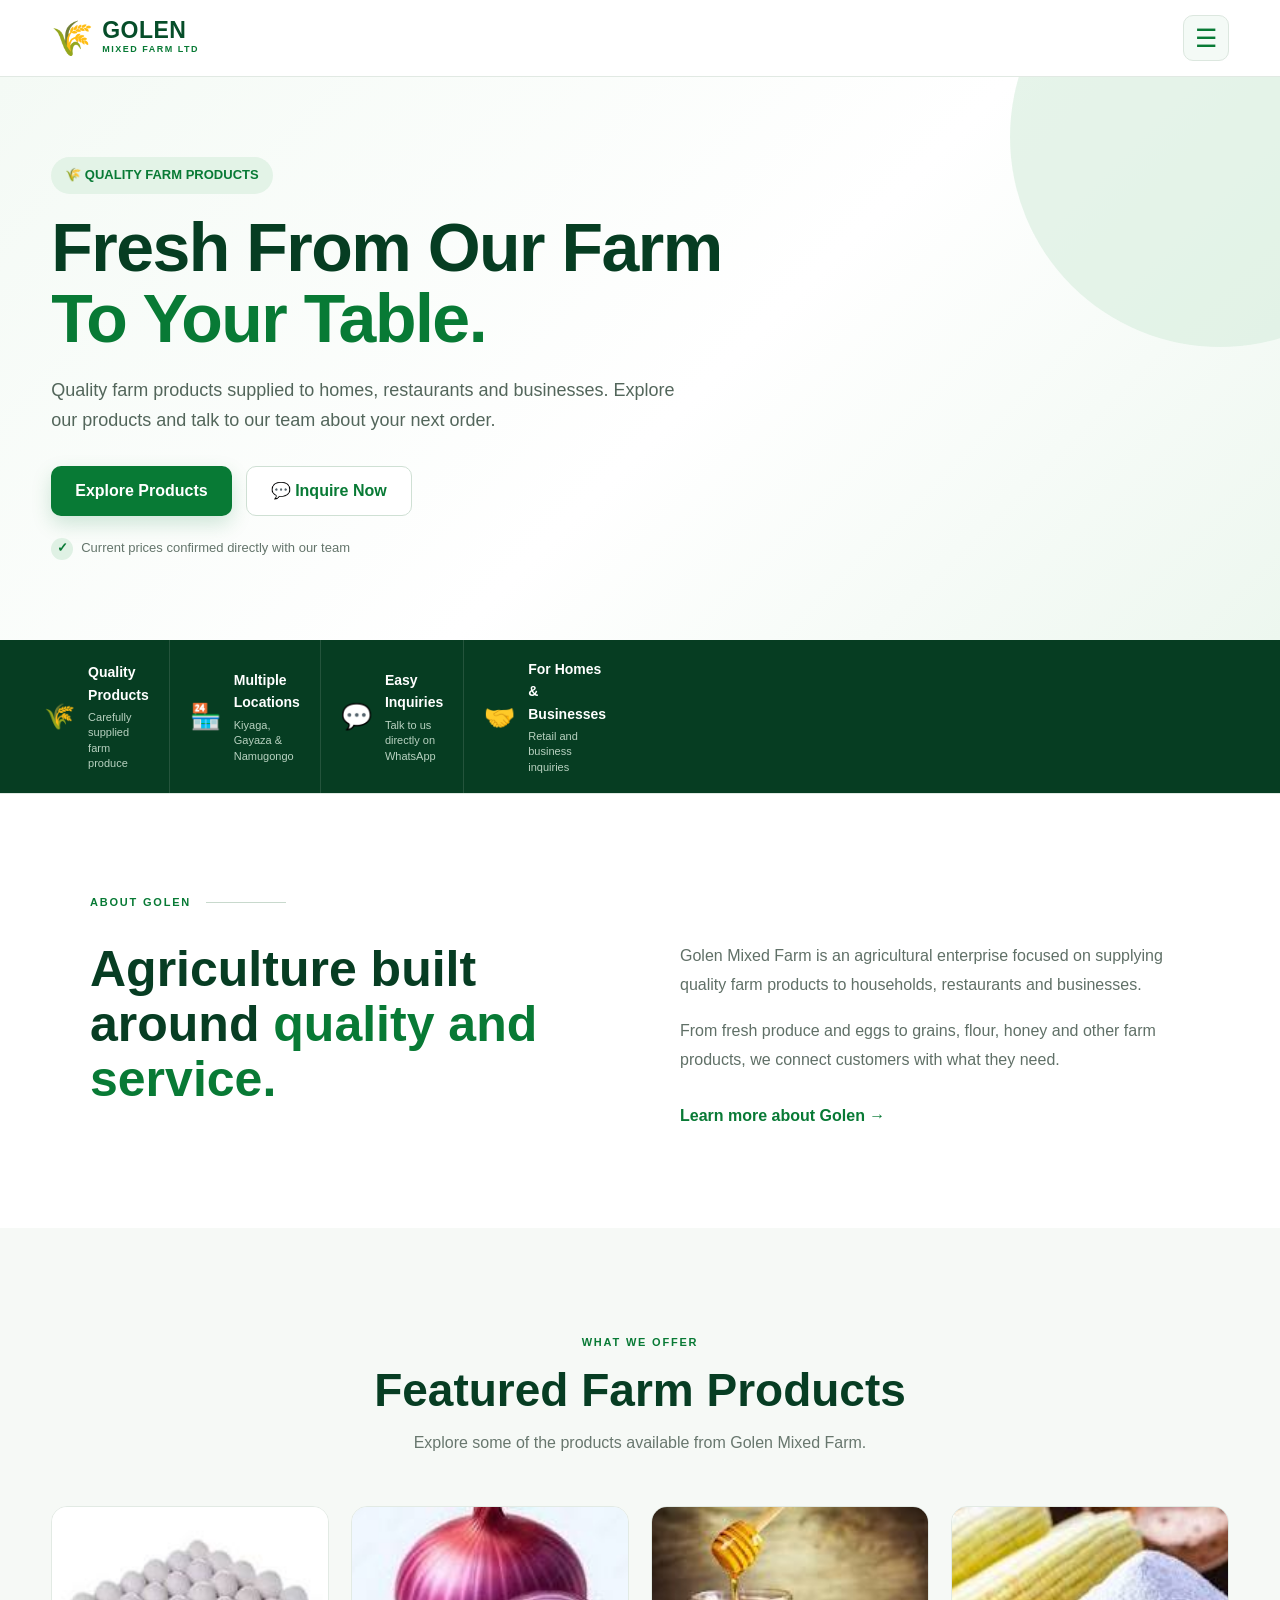
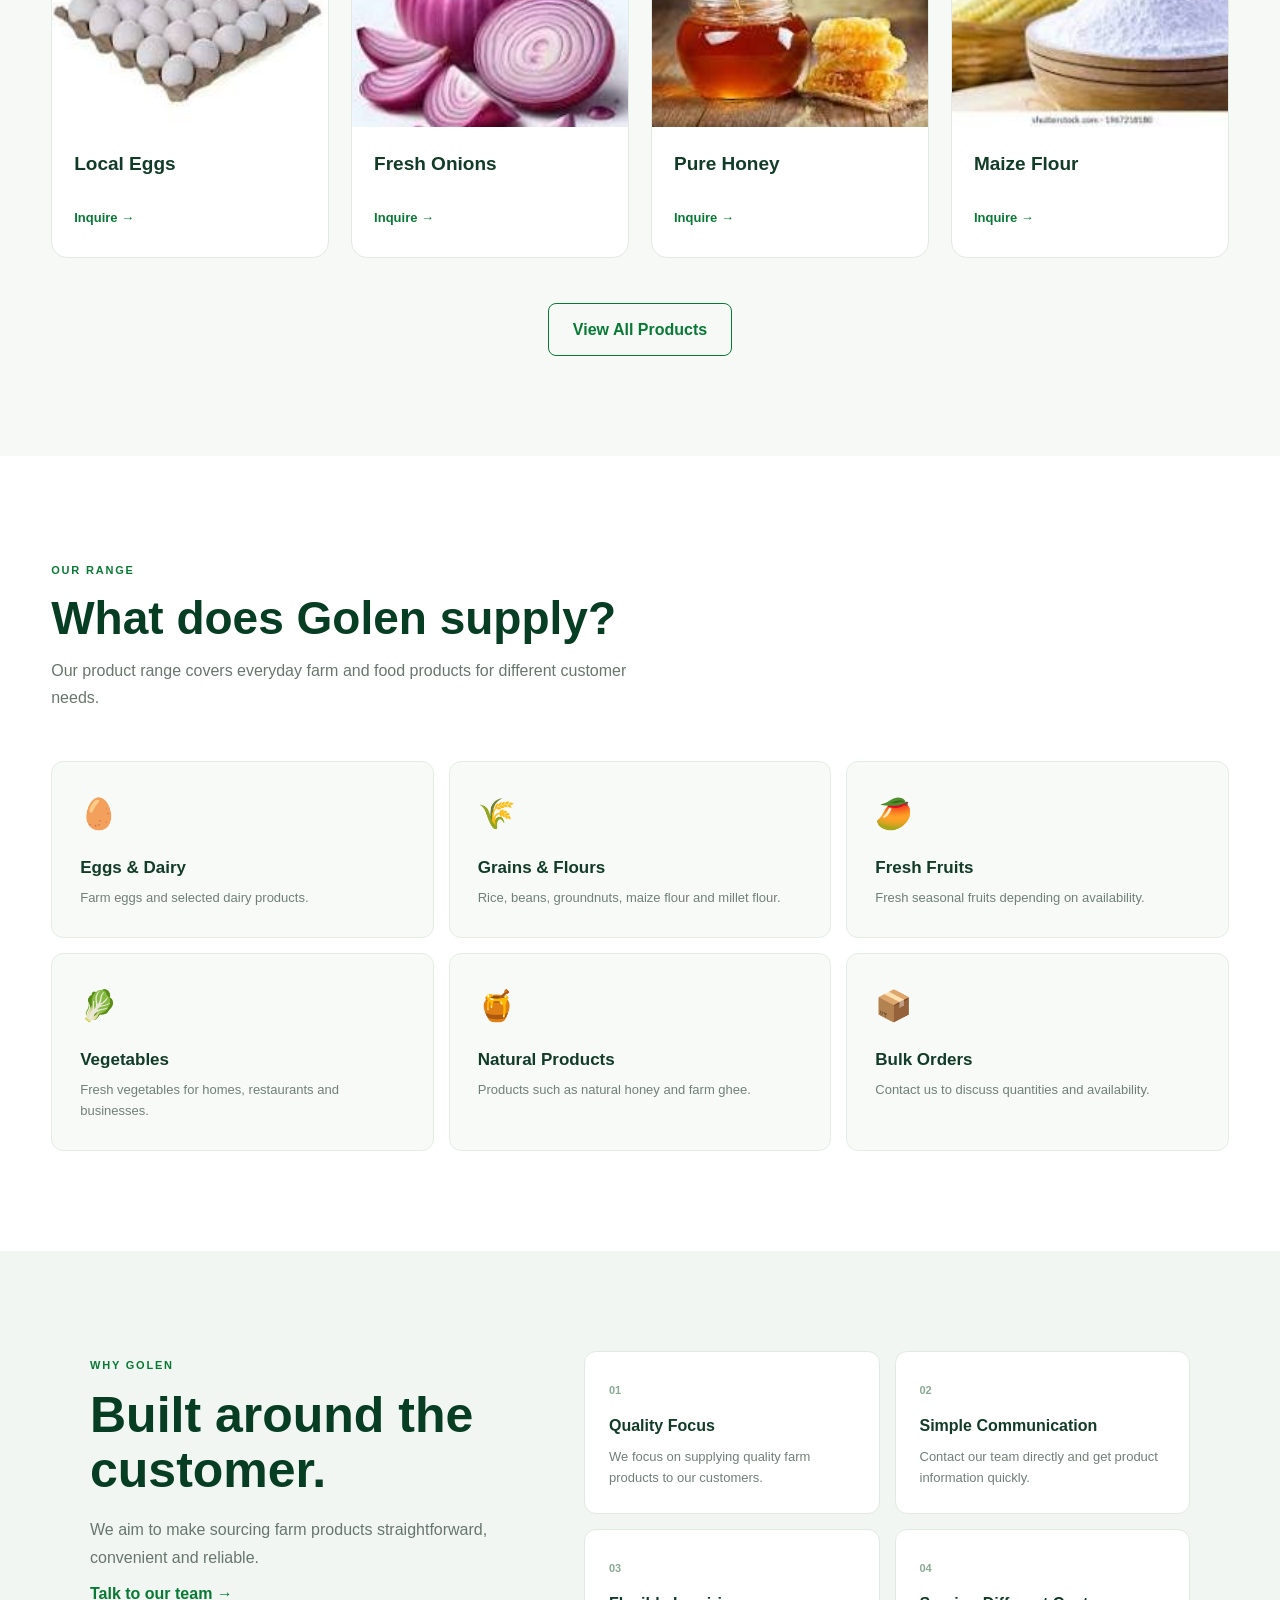
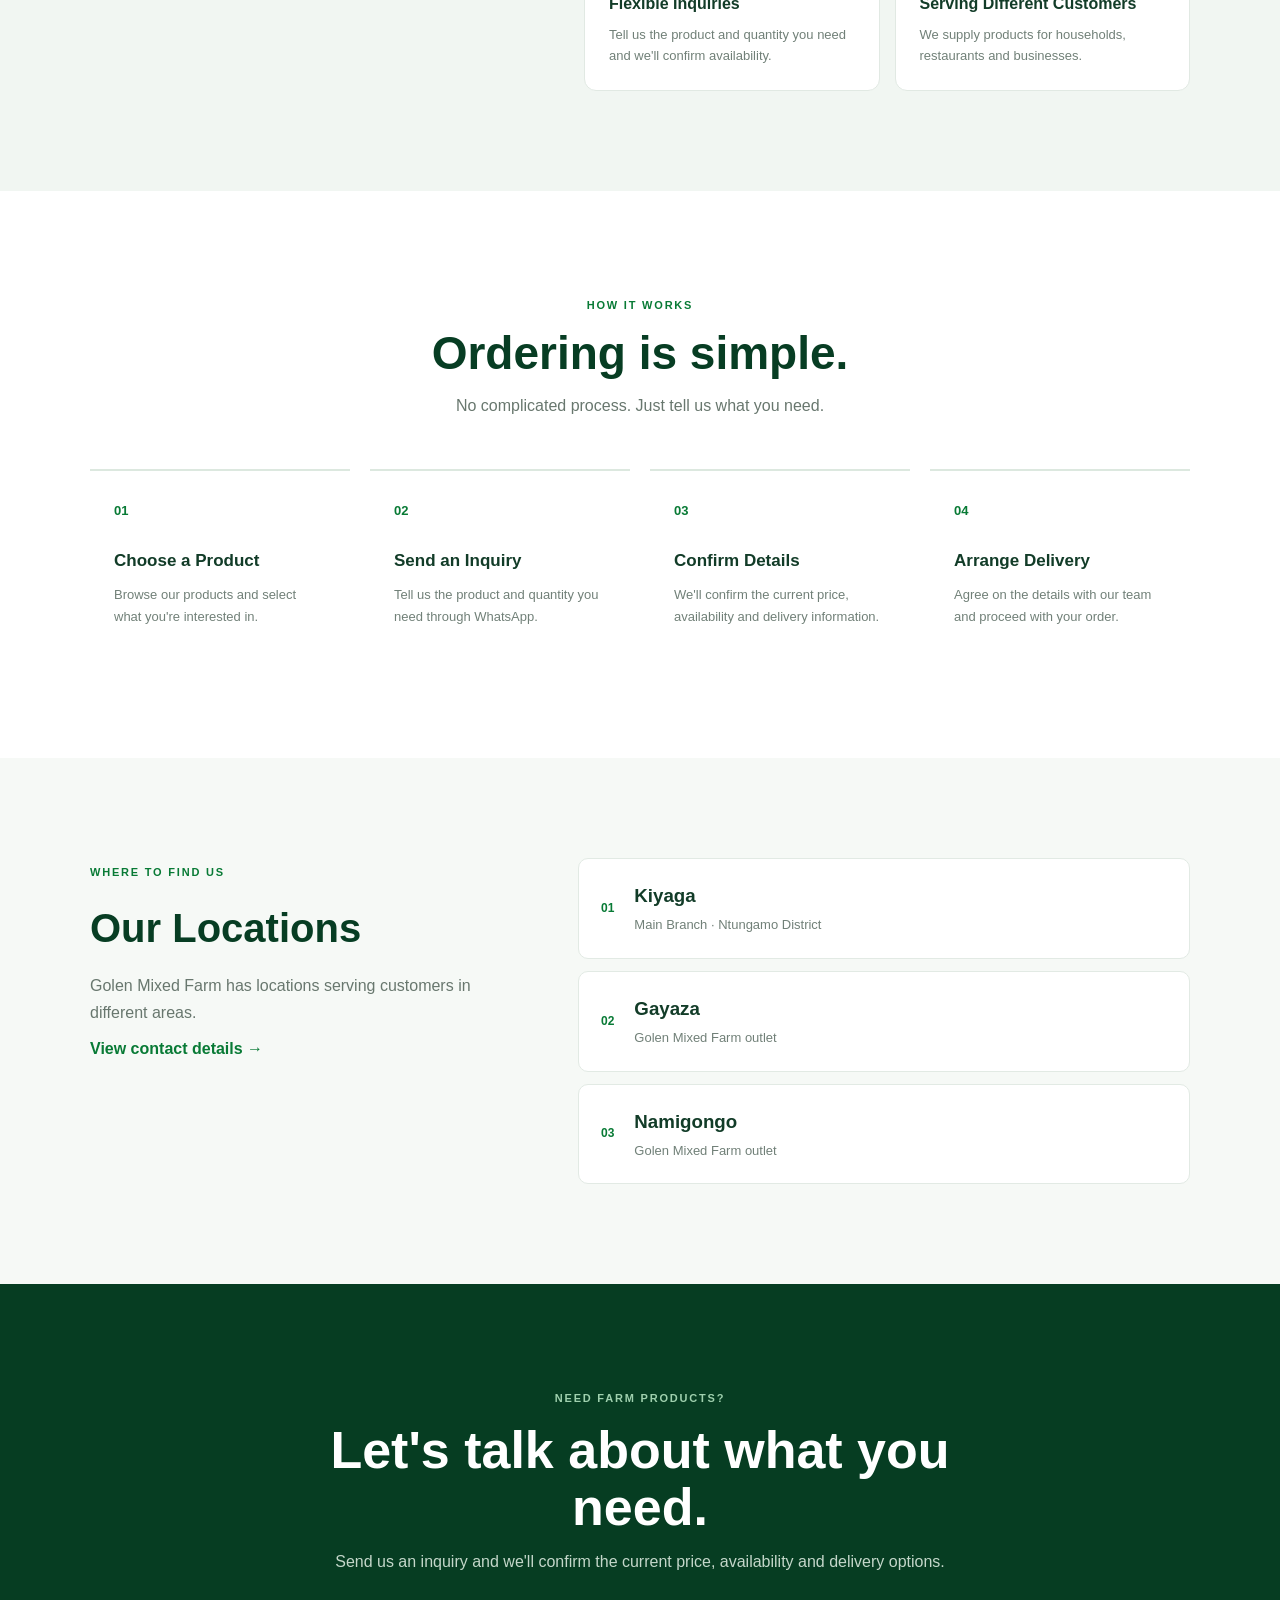
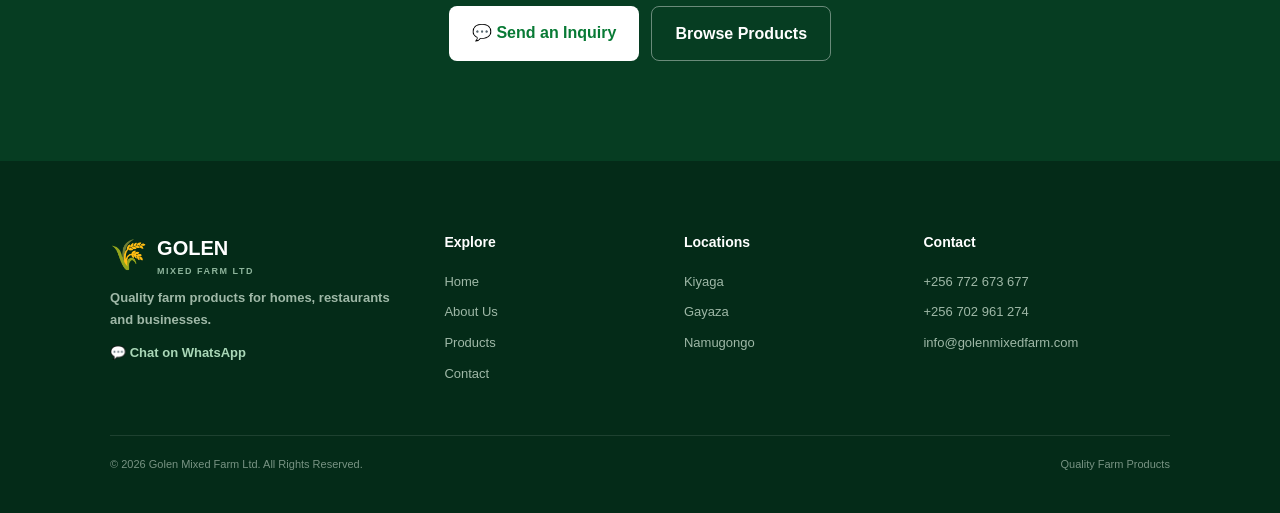
<file: index.html>
<!DOCTYPE html>
<html lang="en">

<head>

    <meta charset="UTF-8">

    <meta name="viewport"
          content="width=device-width, initial-scale=1.0">

    <title>Golen Mixed Farm Ltd | Quality Farm Products</title>

    <meta
        name="description"
        content="Golen Mixed Farm supplies quality farm products to homes, restaurants and businesses."
    >

    <link rel="stylesheet" href="style.css">

</head>

<body class="homepage">


<header class="site-header">

    <div class="nav-container">

        <a href="index.html" class="logo">

            <span class="logo-icon">🌾</span>

            <div class="logo-text">

                <strong>GOLEN</strong>

                <small>MIXED FARM LTD</small>

            </div>

        </a>


        <button
            class="menu-toggle"
            id="menuToggle"
            aria-label="Open navigation"
        >
            ☰
        </button>


        <nav class="main-nav" id="mainNav">

            <a href="index.html" class="active">
                Home
            </a>

            <a href="about.html">
                About
            </a>

            <a href="products.html">
                Products
            </a>

            <a href="contact.html">
                Branches
            </a>

            <a href="contact.html">
                Contact
            </a>

            <a href="order.html" class="nav-order">
                💬 Inquire via WhatsApp
            </a>

        </nav>

    </div>

</header>

<section class="hero">

    <div class="hero-content">

        <span class="hero-tag">
            🌾 QUALITY FARM PRODUCTS
        </span>


        <h1>
            Fresh From Our Farm
            <span>To Your Table.</span>
        </h1>


        <p>
            Quality farm products supplied to homes,
            restaurants and businesses. Explore our
            products and talk to our team about your
            next order.
        </p>


        <div class="hero-buttons">

            <a
                href="products.html"
                class="primary-btn"
            >
                Explore Products
            </a>


            <a
                href="order.html"
                class="secondary-btn"
            >
                💬 Inquire Now
            </a>

        </div>


        <div class="hero-note">

            <span>✓</span>
            Current prices confirmed directly with our team

        </div>

    </div>

</section>


<section class="trust-strip">

    <div class="trust-container">


        <div class="trust-item">

            <span>🌾</span>

            <div>

                <strong>Quality Products</strong>

                <small>
                    Carefully supplied farm produce
                </small>

            </div>

        </div>


        <div class="trust-item">

            <span>🏪</span>

            <div>

                <strong>Multiple Locations</strong>

                <small>
                    Kiyaga, Gayaza & Namugongo
                </small>

            </div>

        </div>


        <div class="trust-item">

            <span>💬</span>

            <div>

                <strong>Easy Inquiries</strong>

                <small>
                    Talk to us directly on WhatsApp
                </small>

            </div>

        </div>


        <div class="trust-item">

            <span>🤝</span>

            <div>

                <strong>For Homes & Businesses</strong>

                <small>
                    Retail and business inquiries
                </small>

            </div>

        </div>


    </div>

</section>

<section class="intro-section">

    <div class="intro-container">


        <div class="intro-label">

            <span class="section-label">
                ABOUT GOLEN
            </span>

            <span class="intro-line"></span>

        </div>


        <div class="intro-content">

            <div>

                <h2>
                    Agriculture built around
                    <span>quality and service.</span>
                </h2>

            </div>


            <div>

                <p>
                    Golen Mixed Farm is an agricultural
                    enterprise focused on supplying quality
                    farm products to households, restaurants
                    and businesses.
                </p>

                <p>
                    From fresh produce and eggs to grains,
                    flour, honey and other farm products,
                    we connect customers with what they need.
                </p>


                <a
                    href="about.html"
                    class="text-link"
                >
                    Learn more about Golen →
                </a>

            </div>

        </div>

    </div>

</section>

<section class="featured-section">

    <div class="section-heading">

        <span class="section-label">
            WHAT WE OFFER
        </span>

        <h2>
            Featured Farm Products
        </h2>

        <p>
            Explore some of the products available
            from Golen Mixed Farm.
        </p>

    </div>


    <div class="featured-grid">


        <article class="featured-product">

            <div class="product-image">

                <img
                    src="images/eggs.jpg"
                    alt="Fresh farm eggs"
                >


            </div>


            <div class="featured-info">

                <h3>Local Eggs</h3>


                <button
                    onclick="inquireProduct('Farm Fresh Eggs')"
                >
                    Inquire →
                </button>

            </div>

        </article>

        <article class="featured-product">

            <div class="product-image">

                <img
                    src="images/onions.jpg"
                    alt="Fresh onions"
                >

            </div>


            <div class="featured-info">

                <h3>Fresh Onions</h3>

                <button
                    onclick="inquireProduct('Fresh Onions')"
                >
                    Inquire →
                </button>

            </div>

        </article>

        <article class="featured-product">

            <div class="product-image">

                <img
                    src="images/Honey.jpg"
                    alt="Pure honey"
                >

            </div>


            <div class="featured-info">

                <h3>Pure Honey</h3>

                <button
                    onclick="inquireProduct('Pure Honey')"
                >
                    Inquire →
                </button>

            </div>

        </article>

        <article class="featured-product">

            <div class="product-image">

                <img
                    src="images/maize flour (4).jpg"
                    alt="Maize flour"
                >

            </div>


            <div class="featured-info">

                <h3>Maize Flour</h3>

                <button
                    onclick="inquireProduct('Maize Flour')"
                >
                    Inquire →
                </button>

            </div>

        </article>


    </div>


    <div class="center-button">

        <a
            href="products.html"
            class="outline-btn"
        >
            View All Products
        </a>

    </div>

</section>

<section class="categories-section">

    <div class="categories-container">


        <div class="section-heading left-heading">

            <span class="section-label">
                OUR RANGE
            </span>

            <h2>
                What does Golen supply?
            </h2>

            <p>
                Our product range covers everyday
                farm and food products for different
                customer needs.
            </p>

        </div>


        <div class="category-grid">


            <div class="category-card">

                <span>🥚</span>

                <h3>Eggs & Dairy</h3>

                <p>
                    Farm eggs and selected dairy
                    products.
                </p>

            </div>


            <div class="category-card">

                <span>🌾</span>

                <h3>Grains & Flours</h3>

                <p>
                    Rice, beans, groundnuts, maize
                    flour and millet flour.
                </p>

            </div>


            <div class="category-card">

                <span>🥭</span>

                <h3>Fresh Fruits</h3>

                <p>
                    Fresh seasonal fruits depending
                    on availability.
                </p>

            </div>


            <div class="category-card">

                <span>🥬</span>

                <h3>Vegetables</h3>

                <p>
                    Fresh vegetables for homes,
                    restaurants and businesses.
                </p>

            </div>


            <div class="category-card">

                <span>🍯</span>

                <h3>Natural Products</h3>

                <p>
                    Products such as natural honey
                    and farm ghee.
                </p>

            </div>


            <div class="category-card">

                <span>📦</span>

                <h3>Bulk Orders</h3>

                <p>
                    Contact us to discuss quantities
                    and availability.
                </p>

            </div>


        </div>

    </div>

</section>

<section class="why-section">

    <div class="why-container">


        <div class="why-intro">

            <span class="section-label">
                WHY GOLEN
            </span>

            <h2>
                Built around the
                customer.
            </h2>

            <p>
                We aim to make sourcing farm products
                straightforward, convenient and reliable.
            </p>


            <a
                href="contact.html"
                class="text-link"
            >
                Talk to our team →
            </a>

        </div>


        <div class="why-list">


            <div class="why-item">

                <span>01</span>

                <div>

                    <h3>Quality Focus</h3>

                    <p>
                        We focus on supplying quality
                        farm products to our customers.
                    </p>

                </div>

            </div>


            <div class="why-item">

                <span>02</span>

                <div>

                    <h3>Simple Communication</h3>

                    <p>
                        Contact our team directly and
                        get product information quickly.
                    </p>

                </div>

            </div>


            <div class="why-item">

                <span>03</span>

                <div>

                    <h3>Flexible Inquiries</h3>

                    <p>
                        Tell us the product and quantity
                        you need and we'll confirm availability.
                    </p>

                </div>

            </div>


            <div class="why-item">

                <span>04</span>

                <div>

                    <h3>Serving Different Customers</h3>

                    <p>
                        We supply products for households,
                        restaurants and businesses.
                    </p>

                </div>

            </div>


        </div>

    </div>

</section>

<section class="steps-section">

    <div class="section-heading">

        <span class="section-label">
            HOW IT WORKS
        </span>

        <h2>
            Ordering is simple.
        </h2>

        <p>
            No complicated process. Just tell us
            what you need.
        </p>

    </div>


    <div class="steps-container">


        <div class="step">

            <div class="step-number">
                01
            </div>

            <h3>
                Choose a Product
            </h3>

            <p>
                Browse our products and select
                what you're interested in.
            </p>

        </div>


        <div class="step">

            <div class="step-number">
                02
            </div>

            <h3>
                Send an Inquiry
            </h3>

            <p>
                Tell us the product and quantity
                you need through WhatsApp.
            </p>

        </div>


        <div class="step">

            <div class="step-number">
                03
            </div>

            <h3>
                Confirm Details
            </h3>

            <p>
                We'll confirm the current price,
                availability and delivery information.
            </p>

        </div>


        <div class="step">

            <div class="step-number">
                04
            </div>

            <h3>
                Arrange Delivery
            </h3>

            <p>
                Agree on the details with our team
                and proceed with your order.
            </p>

        </div>


    </div>

</section>

<section class="locations-section">

    <div class="locations-container">


        <div class="locations-intro">

            <span class="section-label">
                WHERE TO FIND US
            </span>

            <h2>
                Our Locations
            </h2>

            <p>
                Golen Mixed Farm has locations serving
                customers in different areas.
            </p>


            <a
                href="contact.html"
                class="text-link"
            >
                View contact details →
            </a>

        </div>


        <div class="locations-list">


            <div class="location-card">

                <span>01</span>

                <div>

                    <h3>
                        Kiyaga
                    </h3>

                    <p>
                        Main Branch · Ntungamo District
                    </p>

                </div>

            </div>


            <div class="location-card">

                <span>02</span>

                <div>

                    <h3>
                        Gayaza
                    </h3>

                    <p>
                        Golen Mixed Farm outlet
                    </p>

                </div>

            </div>


            <div class="location-card">

                <span>03</span>

                <div>

                    <h3>
                        Namigongo
                    </h3>

                    <p>
                        Golen Mixed Farm outlet
                    </p>

                </div>

            </div>


        </div>

    </div>

</section>

<section class="final-cta">

    <div class="final-cta-content">

        <span class="section-label">
            NEED FARM PRODUCTS?
        </span>

        <h2>
            Let's talk about what you need.
        </h2>

        <p>
            Send us an inquiry and we'll confirm
            the current price, availability and
            delivery options.
        </p>


        <div class="cta-buttons">

            <a
                href="order.html"
                class="cta-primary"
            >
                💬 Send an Inquiry
            </a>


            <a
                href="products.html"
                class="cta-secondary"
            >
                Browse Products
            </a>

        </div>

    </div>

</section>



<!-- =========================================
     10. FOOTER
========================================= -->

<footer class="site-footer">

    <div class="footer-container">


        <div class="footer-brand">

            <a href="index.html" class="footer-logo">

                <span>🌾</span>

                <div>

                    <strong>GOLEN</strong>

                    <small>
                        MIXED FARM LTD
                    </small>

                </div>

            </a>


            <p>
                Quality farm products for homes,
                restaurants and businesses.
            </p>


            <a
                href="https://wa.me/256772673677"
                target="_blank"
                class="footer-whatsapp"
            >
                💬 Chat on WhatsApp
            </a>

        </div>



        <div class="footer-column">

            <h4>Explore</h4>

            <a href="index.html">
                Home
            </a>

            <a href="about.html">
                About Us
            </a>

            <a href="products.html">
                Products
            </a>

            <a href="contact.html">
                Contact
            </a>

        </div>



        <div class="footer-column">

            <h4>Locations</h4>

            <p>
                Kiyaga
            </p>

            <p>
                Gayaza
            </p>

            <p>
                Namugongo
            </p>

        </div>



        <div class="footer-column">

            <h4>Contact</h4>

            <p>
                +256 772 673 677
            </p>

            <p>
                +256 702 961 274
            </p>

            <p>
                info@golenmixedfarm.com
            </p>

        </div>


    </div>


    <div class="footer-bottom">

        <p>
            © 2026 Golen Mixed Farm Ltd.
            All Rights Reserved.
        </p>

        <p>
            Quality Farm Products
        </p>

    </div>

</footer>



<script src="app.js"></script>


<script>

const menuToggle =
    document.getElementById("menuToggle");

const mainNav =
    document.getElementById("mainNav");


menuToggle.addEventListener(
    "click",
    function () {

        mainNav.classList.toggle("show");

        menuToggle.textContent =
            mainNav.classList.contains("show")
                ? "✕"
                : "☰";

    }
);

</script>


</body>
</html>
</file>
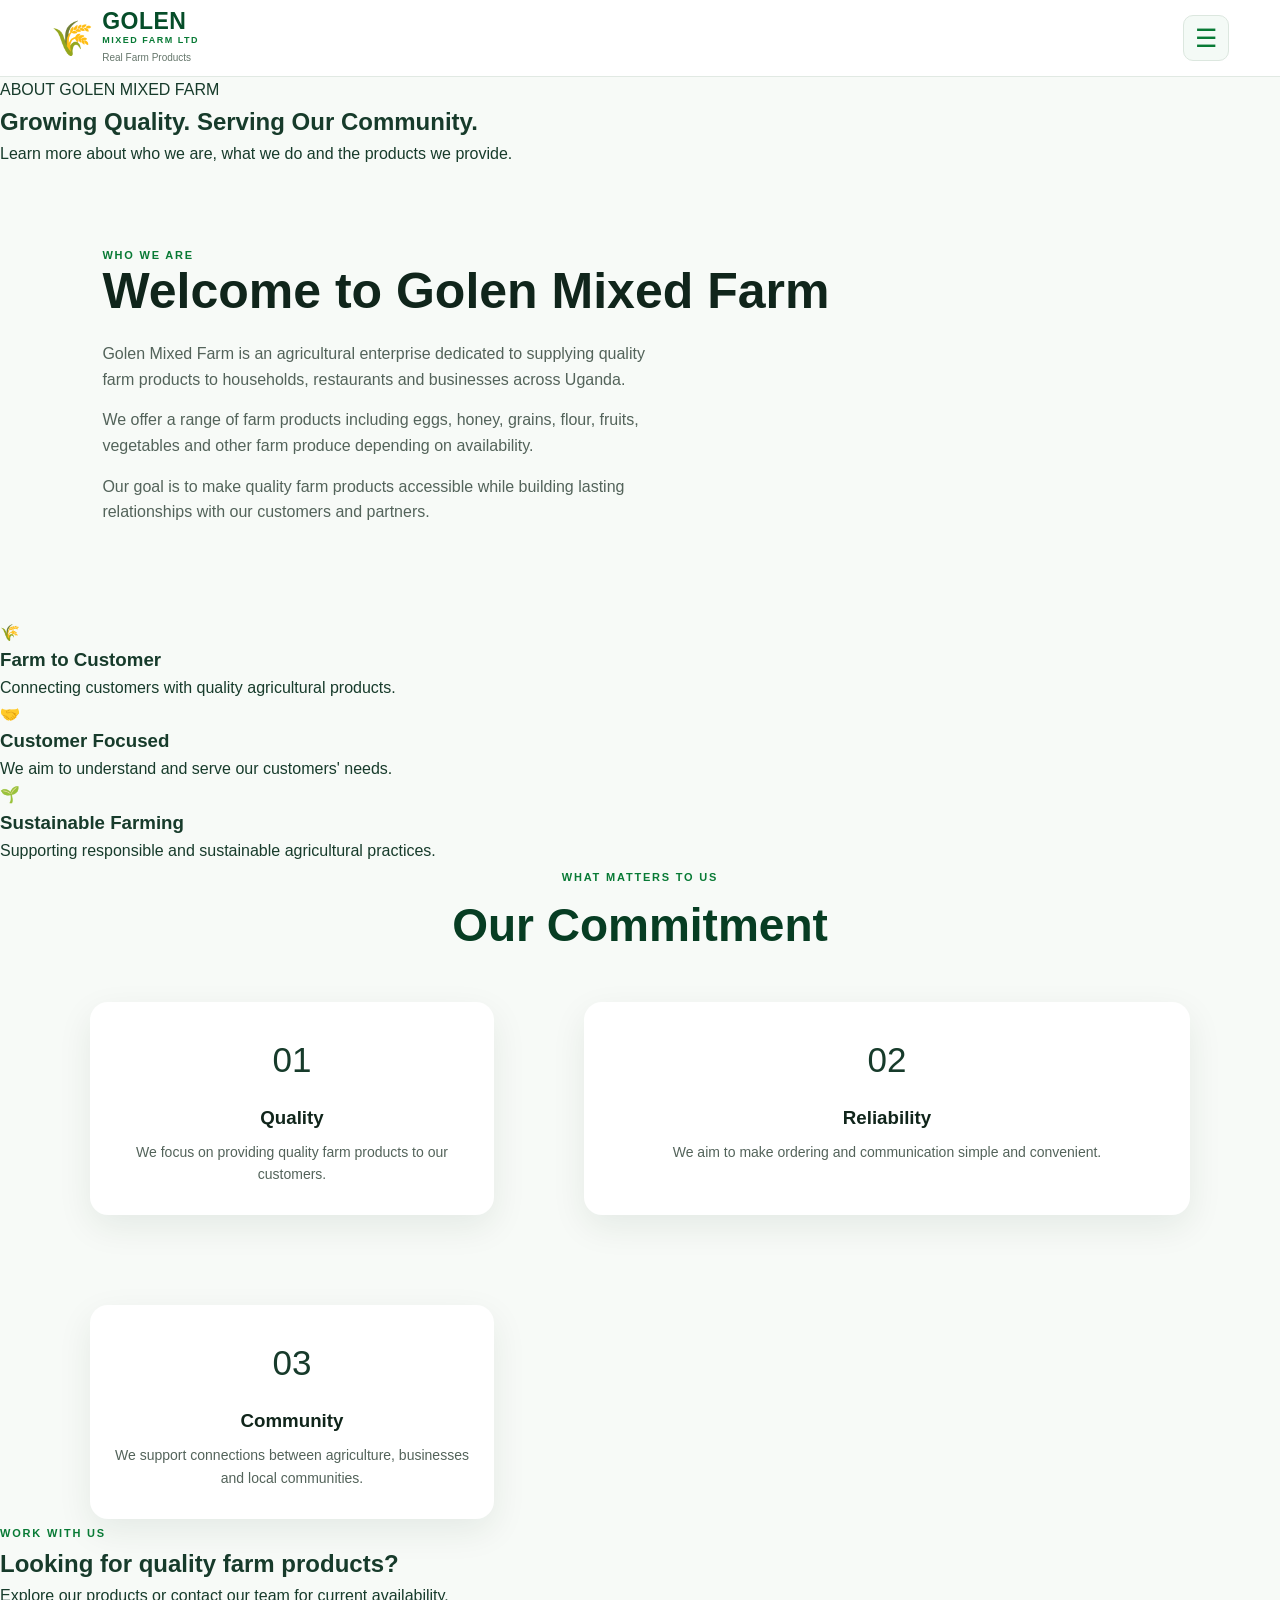
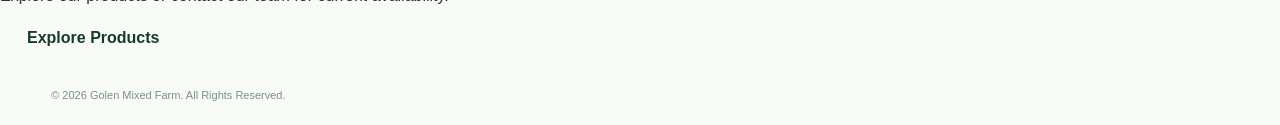
<file: about.html>
<!DOCTYPE html>
<html lang="en">
<head>

    <meta charset="UTF-8">
    <meta name="viewport" content="width=device-width, initial-scale=1.0">

    <title>About Us | Golen Mixed Farm</title>

    <link rel="stylesheet" href="style.css">

</head>

<body>


<header class="site-header">

    <div class="nav-container">

        <a href="index.html" class="logo">

            <span class="logo-icon">🌾</span>

            <div class="logo-text">

                <strong>GOLEN</strong>

                <small>MIXED FARM LTD</small>

                <em>Real Farm Products</em>

            </div>

        </a>


        <button class="menu-toggle" id="menuToggle">
            ☰
        </button>


        <nav class="main-nav" id="mainNav">

            <a href="index.html">Home</a>

            <a href="about.html" class="active">
                About
            </a>

            <a href="products.html">
                Products
            </a>

            <a href="contact.html">
                Branches
            </a>

            <a href="contact.html">
                Contact
            </a>

            <a href="order.html" class="nav-order">
                💬 Inquire via WhatsApp
            </a>

        </nav>

    </div>

</header>


<section class="page-hero">

    <div class="page-hero-content">

        <span>ABOUT GOLEN MIXED FARM</span>

        <h1>Growing Quality. Serving Our Community.</h1>

        <p>
            Learn more about who we are, what we do and
            the products we provide.
        </p>

    </div>

</section>


<section class="about-section">

    <div class="about-container">


        <div class="about-content">

            <span class="section-label">
                WHO WE ARE
            </span>

            <h2>Welcome to Golen Mixed Farm</h2>

            <p>
                Golen Mixed Farm is an agricultural enterprise
                dedicated to supplying quality farm products
                to households, restaurants and businesses
                across Uganda.
            </p>

            <p>
                We offer a range of farm products including
                eggs, honey, grains, flour, fruits, vegetables
                and other farm produce depending on availability.
            </p>

            <p>
                Our goal is to make quality farm products
                accessible while building lasting relationships
                with our customers and partners.
            </p>

        </div>


        <div class="about-highlight">

            <div>

                <span>🌾</span>

                <h3>Farm to Customer</h3>

                <p>
                    Connecting customers with quality
                    agricultural products.
                </p>

            </div>


            <div>

                <span>🤝</span>

                <h3>Customer Focused</h3>

                <p>
                    We aim to understand and serve
                    our customers' needs.
                </p>

            </div>


            <div>

                <span>🌱</span>

                <h3>Sustainable Farming</h3>

                <p>
                    Supporting responsible and sustainable
                    agricultural practices.
                </p>

            </div>

        </div>

    </div>

</section>


<section class="why-us">

    <div class="section-heading">

        <span class="section-label">
            WHAT MATTERS TO US
        </span>

        <h2>Our Commitment</h2>

    </div>


    <div class="why-container">


        <div class="why-card">

            <span>01</span>

            <h3>Quality</h3>

            <p>
                We focus on providing quality farm
                products to our customers.
            </p>

        </div>


        <div class="why-card">

            <span>02</span>

            <h3>Reliability</h3>

            <p>
                We aim to make ordering and communication
                simple and convenient.
            </p>

        </div>


        <div class="why-card">

            <span>03</span>

            <h3>Community</h3>

            <p>
                We support connections between agriculture,
                businesses and local communities.
            </p>

        </div>


    </div>

</section>


<section class="cta">

    <span class="section-label">
        WORK WITH US
    </span>

    <h2>Looking for quality farm products?</h2>

    <p>
        Explore our products or contact our team
        for current availability.
    </p>

    <a href="products.html" class="btn">
        Explore Products
    </a>

</section>


<footer>

    <div class="footer-bottom">

        © 2026 Golen Mixed Farm. All Rights Reserved.

    </div>

</footer>


<script>

const menuToggle = document.getElementById("menuToggle");
const mainNav = document.getElementById("mainNav");

menuToggle.addEventListener("click", function () {

    mainNav.classList.toggle("show");

    menuToggle.textContent =
        mainNav.classList.contains("show") ? "✕" : "☰";

});

</script>

</body>
</html>
</file>
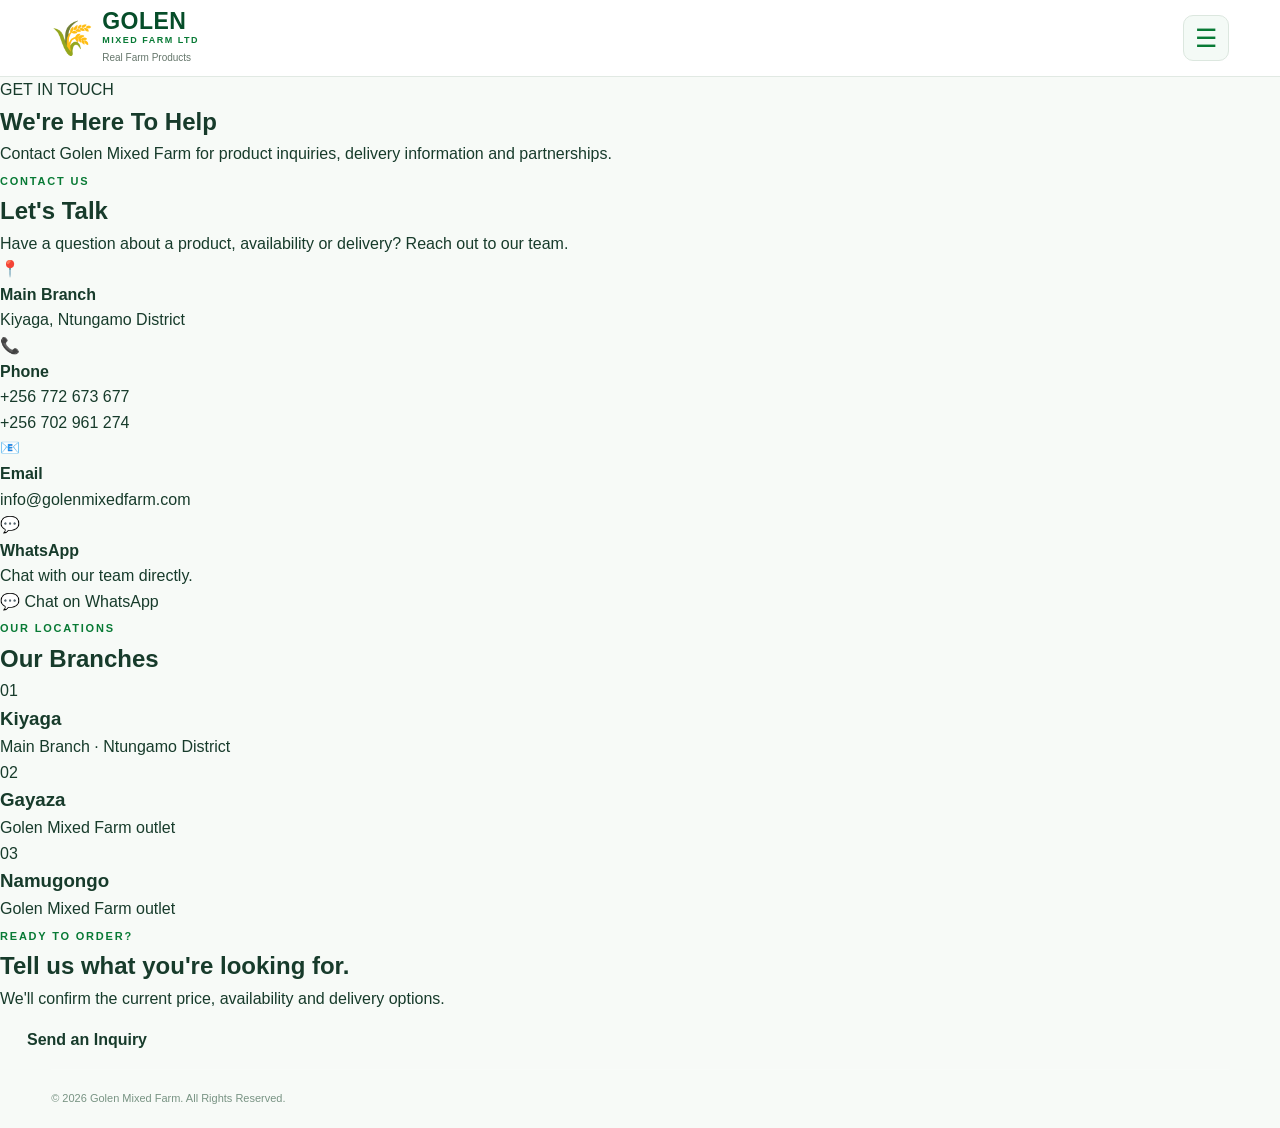
<file: contact.html>
<!DOCTYPE html>
<html lang="en">
<head>

    <meta charset="UTF-8">
    <meta name="viewport" content="width=device-width, initial-scale=1.0">

    <title>Contact Us | Golen Mixed Farm</title>

    <link rel="stylesheet" href="style.css">

</head>

<body>


<header class="site-header">

    <div class="nav-container">

        <a href="index.html" class="logo">

            <span class="logo-icon">🌾</span>

            <div class="logo-text">

                <strong>GOLEN</strong>

                <small>MIXED FARM LTD</small>

                <em>Real Farm Products</em>

            </div>

        </a>


        <button class="menu-toggle" id="menuToggle">
            ☰
        </button>


        <nav class="main-nav" id="mainNav">

            <a href="index.html">
                Home
            </a>

            <a href="about.html">
                About
            </a>

            <a href="products.html">
                Products
            </a>

            <a href="contact.html" class="active">
                Branches
            </a>

            <a href="contact.html">
                Contact
            </a>

            <a href="order.html" class="nav-order">
                💬 Inquire via WhatsApp
            </a>

        </nav>

    </div>

</header>


<section class="page-hero">

    <div class="page-hero-content">

        <span>GET IN TOUCH</span>

        <h1>We're Here To Help</h1>

        <p>
            Contact Golen Mixed Farm for product inquiries,
            delivery information and partnerships.
        </p>

    </div>

</section>


<section class="contact-section">


    <div class="contact-container">


        <!-- CONTACT INFO -->

        <div class="contact-info">

            <span class="section-label">
                CONTACT US
            </span>

            <h2>Let's Talk</h2>

            <p>
                Have a question about a product, availability
                or delivery? Reach out to our team.
            </p>


            <div class="contact-item">

                <span>📍</span>

                <div>

                    <strong>Main Branch</strong>

                    <p>
                        Kiyaga, Ntungamo District
                    </p>

                </div>

            </div>


            <div class="contact-item">

                <span>📞</span>

                <div>

                    <strong>Phone</strong>

                    <p>
                        +256 772 673 677
                    </p>

                    <p>
                        +256 702 961 274
                    </p>

                </div>

            </div>


            <div class="contact-item">

                <span>📧</span>

                <div>

                    <strong>Email</strong>

                    <p>
                        info@golenmixedfarm.com
                    </p>

                </div>

            </div>


            <div class="contact-item">

                <span>💬</span>

                <div>

                    <strong>WhatsApp</strong>

                    <p>
                        Chat with our team directly.
                    </p>

                </div>

            </div>


            <a
                href="https://wa.me/256772673677"
                target="_blank"
                class="contact-whatsapp"
            >
                💬 Chat on WhatsApp
            </a>

        </div>


        <!-- BRANCHES -->

        <div class="branches-card">

            <span class="section-label">
                OUR LOCATIONS
            </span>

            <h2>Our Branches</h2>


            <div class="branch">

                <span>01</span>

                <div>

                    <h3>Kiyaga</h3>

                    <p>
                        Main Branch · Ntungamo District
                    </p>

                </div>

            </div>


            <div class="branch">

                <span>02</span>

                <div>

                    <h3>Gayaza</h3>

                    <p>
                        Golen Mixed Farm outlet
                    </p>

                </div>

            </div>


            <div class="branch">

                <span>03</span>

                <div>

                    <h3>Namugongo</h3>

                    <p>
                        Golen Mixed Farm outlet
                    </p>

                </div>

            </div>

        </div>


    </div>

</section>


<section class="cta">

    <span class="section-label">
        READY TO ORDER?
    </span>

    <h2>Tell us what you're looking for.</h2>

    <p>
        We'll confirm the current price,
        availability and delivery options.
    </p>

    <a href="order.html" class="btn">
        Send an Inquiry
    </a>

</section>


<footer>

    <div class="footer-bottom">

        © 2026 Golen Mixed Farm. All Rights Reserved.

    </div>

</footer>


<script>

const menuToggle = document.getElementById("menuToggle");
const mainNav = document.getElementById("mainNav");

menuToggle.addEventListener("click", function () {

    mainNav.classList.toggle("show");

    menuToggle.textContent =
        mainNav.classList.contains("show") ? "✕" : "☰";

});

</script>

</body>
</html>
</file>
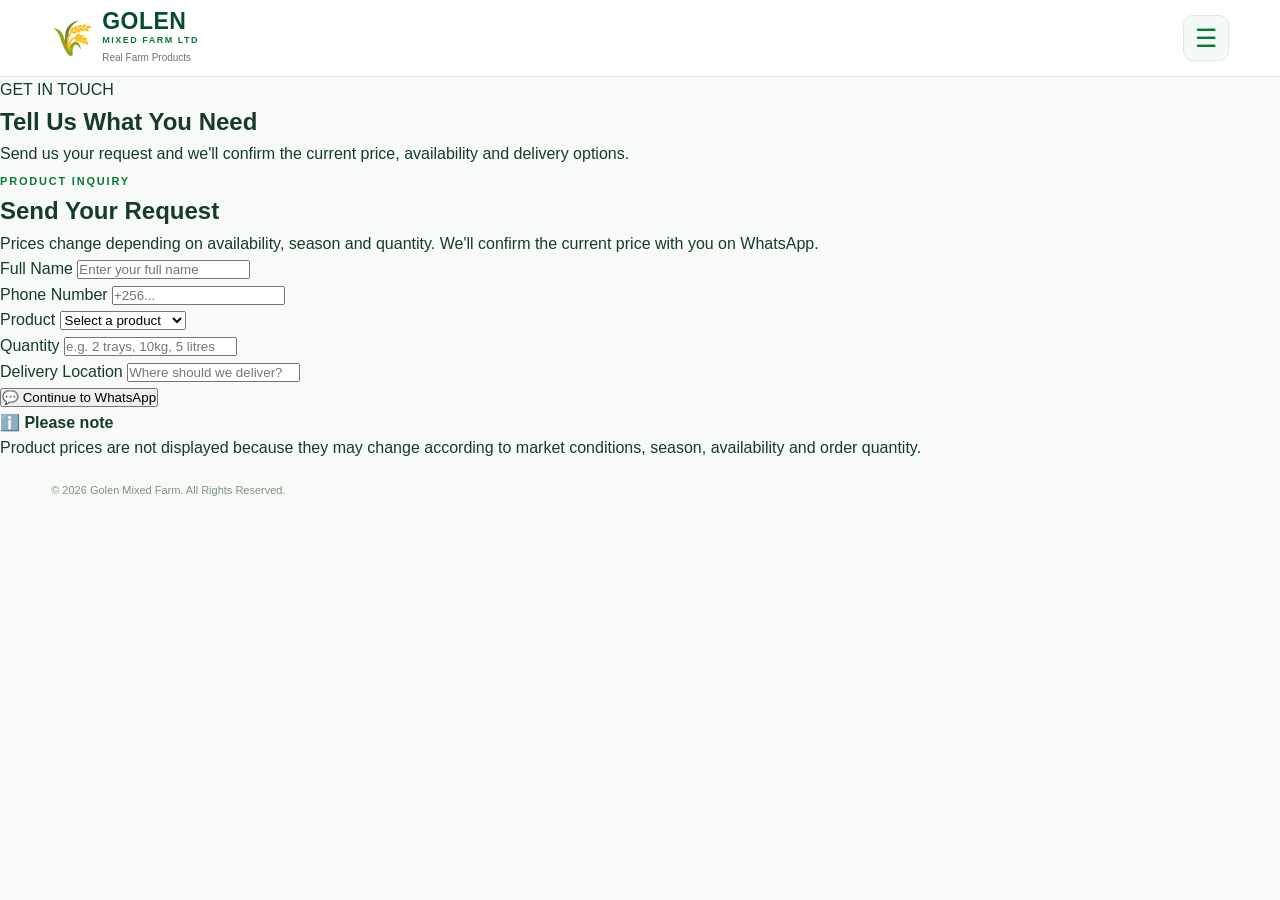
<file: order.html>
<!DOCTYPE html>
<html lang="en">
<head>

    <meta charset="UTF-8">
    <meta name="viewport" content="width=device-width, initial-scale=1.0">

    <title>Inquire | Golen Mixed Farm</title>

    <link rel="stylesheet" href="style.css">

</head>

<body>


<header class="site-header">

    <div class="nav-container">

        <a href="index.html" class="logo">

            <span class="logo-icon">🌾</span>

            <div class="logo-text">

                <strong>GOLEN</strong>

                <small>MIXED FARM LTD</small>

                <em>Real Farm Products</em>

            </div>

        </a>


        <button class="menu-toggle" id="menuToggle">
            ☰
        </button>


        <nav class="main-nav" id="mainNav">

            <a href="index.html">Home</a>

            <a href="about.html">About</a>

            <a href="products.html">Products</a>

            <a href="contact.html">Branches</a>

            <a href="contact.html">Contact</a>

            <a href="order.html" class="nav-order">
                💬 Inquire via WhatsApp
            </a>

        </nav>

    </div>

</header>


<section class="page-hero">

    <div class="page-hero-content">

        <span>GET IN TOUCH</span>

        <h1>Tell Us What You Need</h1>

        <p>
            Send us your request and we'll confirm the
            current price, availability and delivery options.
        </p>

    </div>

</section>


<section class="order-section">

    <div class="order-card">

        <div class="order-heading">

            <span class="section-label">
                PRODUCT INQUIRY
            </span>

            <h2>Send Your Request</h2>

            <p>
                Prices change depending on availability,
                season and quantity. We'll confirm the
                current price with you on WhatsApp.
            </p>

        </div>


        <form id="orderForm">


            <div class="form-group">

                <label for="name">
                    Full Name
                </label>

                <input
                    type="text"
                    id="name"
                    placeholder="Enter your full name"
                    required
                >

            </div>


            <div class="form-group">

                <label for="phone">
                    Phone Number
                </label>

                <input
                    type="tel"
                    id="phone"
                    placeholder="+256..."
                    required
                >

            </div>


            <div class="form-group">

                <label for="product">
                    Product
                </label>

                <select id="product" required>

                    <option value="">
                        Select a product
                    </option>

                    <option value="Farm Fresh Eggs">
                        Farm Fresh Eggs
                    </option>

                    <option value="Pure Honey">
                        Pure Honey
                    </option>

                    <option value="Fresh Onions">
                        Fresh Onions
                    </option>

                    <option value="Rice">
                        Rice
                    </option>

                    <option value="Maize Flour">
                        Maize Flour
                    </option>

                    <option value="Millet Flour">
                        Millet Flour
                    </option>

                    <option value="Groundnuts">
                        Groundnuts
                    </option>

                    <option value="Beans">
                        Beans
                    </option>

                    <option value="Farm Ghee">
                        Farm Ghee
                    </option>

                    <option value="Fresh Fruits">
                        Fresh Fruits
                    </option>

                    <option value="Fresh Vegetables">
                        Fresh Vegetables
                    </option>

                </select>

            </div>


            <div class="form-group">

                <label for="quantity">
                    Quantity
                </label>

                <input
                    type="text"
                    id="quantity"
                    placeholder="e.g. 2 trays, 10kg, 5 litres"
                    required
                >

            </div>


            <div class="form-group">

                <label for="location">
                    Delivery Location
                </label>

                <input
                    type="text"
                    id="location"
                    placeholder="Where should we deliver?"
                >

            </div>


            <button
                type="button"
                class="order-submit"
                onclick="sendOrder()"
            >
                💬 Continue to WhatsApp
            </button>


            <p id="message"></p>


        </form>


        <div class="order-note">

            <strong>ℹ️ Please note</strong>

            <p>
                Product prices are not displayed because they
                may change according to market conditions,
                season, availability and order quantity.
            </p>

        </div>

    </div>

</section>


<footer>

    <div class="footer-bottom">

        © 2026 Golen Mixed Farm. All Rights Reserved.

    </div>

</footer>


<script src="app.js"></script>

<script>

const menuToggle = document.getElementById("menuToggle");
const mainNav = document.getElementById("mainNav");

menuToggle.addEventListener("click", function () {

    mainNav.classList.toggle("show");

    menuToggle.textContent =
        mainNav.classList.contains("show") ? "✕" : "☰";

});

</script>

</body>
</html>
</file>
<file: style.css>
* {
    margin: 0;
    padding: 0;
    box-sizing: border-box;
}

html {
    scroll-behavior: smooth;
}

body {
    font-family: Arial, Helvetica, sans-serif;
    background: #f7faf7;
    color: #173b2b;
    line-height: 1.6;
}

img {
    width: 100%;
    display: block;
}

a {
    text-decoration: none;
    color: inherit;
}



:root {

    --green: #087a35;
    --dark-green: #034d27;
    --light-green: #eaf7ee;
    --lime: #35b95a;
    --white: #ffffff;
    --dark: #10251b;
    --text: #53635a;
    --border: #dfe9e2;

    --shadow:
        0 12px 35px rgba(0, 50, 25, 0.08);

}
.site-header {
    position: sticky;
    top: 0;
    z-index: 1000;

    background: #ffffff;

    border-bottom: 1px solid #e1e9e3;
}

.nav-container {
    width: min(1200px, 92%);
    min-height: 76px;

    margin: auto;

    display: flex;
    align-items: center;
    justify-content: space-between;

    position: relative;
}

.logo {
    display: flex;
    align-items: center;

    gap: 9px;

    text-decoration: none;
}

.logo-icon {
    font-size: 35px;
}

.logo-text {
    display: flex;
    flex-direction: column;
}

.logo strong {
    color: #064d29;

    font-size: 23px;

    line-height: 1;
}

.logo small {
    color: #087a35;

    font-size: 9px;

    font-weight: bold;

    letter-spacing: 1.5px;
}

.logo em {
    color: #54715e;

    font-size: 10px;

    font-style: normal;
}

.main-nav {
    display: flex;

    align-items: center;

    gap: 5px;
}

.main-nav a {
    padding: 10px 13px;

    color: #294438;

    font-size: 14px;

    font-weight: 600;

    text-decoration: none;

    border-radius: 7px;

    transition: .25s ease;
}

.main-nav a:hover,
.main-nav a.active {
    color: #087a35;

    background: #f3faf5;
}

.main-nav .nav-order {
    margin-left: 8px;

    background: #087a35;

    color: white;

    padding: 11px 16px;

    border-radius: 8px;
}

.main-nav .nav-order:hover {
    background: #064d29;

    color: white;
}

.menu-toggle {
    display: none;

    width: 46px;
    height: 46px;

    align-items: center;
    justify-content: center;

    border: 1px solid #dce7df;

    border-radius: 10px;

    background: #f5faf6;

    color: #087a35;

    font-size: 25px;

    cursor: pointer;
}


.homepage .menu-toggle {
    display: flex;
}

.homepage .main-nav {
    position: absolute;

    top: 76px;

    left: 0;
    right: 0;

    display: none;

    flex-direction: column;

    align-items: stretch;

    gap: 0;

    padding: 15px 5% 25px;

    background: white;

    border-top: 1px solid #edf2ee;

    box-shadow:
        0 15px 30px rgba(0, 50, 25, .12);
}

.homepage .main-nav.show {
    display: flex;
}

.homepage .main-nav a {
    padding: 14px 10px;

    border-bottom: 1px solid #edf2ee;

    border-radius: 0;
}

.homepage .main-nav a:hover,
.homepage .main-nav a.active {
    color: #087a35;

    background: #f3faf5;

    padding-left: 18px;
}

.homepage .main-nav .nav-order {
    margin: 12px 0 0;

    text-align: center;

    border: none;

    border-radius: 10px;

    background: #087a35;

    color: white;
}

.homepage .main-nav .nav-order:hover {
    background: #064d29;

    color: white;

    padding-left: 10px;
}


/* =========================================
   OTHER PAGES — MOBILE
========================================= */

@media (max-width: 850px) {

    .menu-toggle {
        display: flex;
    }

    .main-nav {
        position: absolute;

        top: 76px;

        left: 0;
        right: 0;

        display: none;

        flex-direction: column;

        align-items: stretch;

        gap: 0;

        padding: 15px 5% 25px;

        background: white;

        border-top: 1px solid #edf2ee;

        box-shadow:
            0 15px 30px rgba(0, 50, 25, .12);
    }

    .main-nav.show {
        display: flex;
    }

    .main-nav a {
        padding: 14px 10px;

        border-bottom: 1px solid #edf2ee;

        border-radius: 0;
    }

    .main-nav .nav-order {
        margin: 12px 0 0;

        text-align: center;
    }

}

.logo {
    display: flex;
    align-items: center;
    gap: 9px;
    text-decoration: none;
}

.logo-icon {
    font-size: 34px;
}

.logo-text {
    display: flex;
    flex-direction: column;
}

.logo-text strong {
    color: #064d29;
    font-size: 23px;
    line-height: 1;
    letter-spacing: .5px;
}

.logo-text small {
    color: #087a35;
    font-size: 9px;
    font-weight: 800;
    letter-spacing: 1.5px;
}

.logo-text em {
    color: #65766b;
    font-size: 10px;
    font-style: normal;
    margin-top: 2px;
}


.menu-toggle {
    width: 46px;
    height: 46px;

    display: flex;
    align-items: center;
    justify-content: center;

    border: 1px solid #dce7df;
    border-radius: 10px;

    background: #f4faf6;
    color: #087a35;

    font-size: 25px;
    cursor: pointer;

    transition: .25s ease;
}

.menu-toggle:hover {
    background: #087a35;
    color: white;
}


.main-nav {
    position: absolute;

    top: 76px;
    left: 0;
    right: 0;

    display: none;

    flex-direction: column;

    padding: 12px 5% 22px;

    background: #ffffff;

    border-top: 1px solid #edf2ee;

    box-shadow: 0 15px 30px rgba(0, 50, 25, .12);
}



.main-nav.show {
    display: flex;
}


.main-nav a {
    display: block;

    padding: 14px 10px;

    color: #294438;
    text-decoration: none;

    font-size: 15px;
    font-weight: 600;

    border-bottom: 1px solid #edf2ee;

    transition: .2s ease;
}

.main-nav a:hover,
.main-nav a.active {
    color: #087a35;
    background: #f3faf5;
    padding-left: 18px;
}



.main-nav .nav-order {
    margin-top: 12px;

    text-align: center;

    border: none;
    border-radius: 10px;

    background: #087a35;
    color: #ffffff;
}

.main-nav .nav-order:hover {
    background: #064d29;
    color: #ffffff;
    padding-left: 10px;
}



.menu-toggle {

    display: none;

    background: transparent;

    border: none;

    font-size: 30px;

    color: var(--dark-green);

    cursor: pointer;
}

.hero {
    min-height: 520px;

    display: flex;
    align-items: center;

    background:
        linear-gradient(
            135deg,
            #f4faf5 0%,
            #ffffff 55%,
            #edf7ef 100%
        );

    position: relative;
    overflow: hidden;
}

.hero::after {
    content: "";
    position: absolute;

    width: 420px;
    height: 420px;

    right: -150px;
    top: -150px;

    background: #dcefe1;

    border-radius: 50%;

    opacity: .7;

    z-index: 0;
}

.hero-content {
    width: min(1200px, 92%);
    margin: 0 auto;

    position: relative;
    z-index: 2;

    padding: 80px 0;
}

.hero-tag {
    display: inline-block;

    margin-bottom: 18px;

    padding: 8px 14px;

    background: #e3f3e7;
    color: #087a35;

    border-radius: 50px;

    font-size: 13px;
    font-weight: 700;
}



.hero h1 {
    max-width: 700px;

    margin: 0 0 20px;

    color: #063d22;

    font-size: clamp(38px, 6vw, 68px);

    line-height: 1.05;

    font-weight: 800;

    letter-spacing: -1.5px;
}

.hero h1 span {
    color: #087a35;
}


.hero p {
    max-width: 650px;

    margin: 0 0 30px;

    color: #53665b;

    font-size: 18px;

    line-height: 1.7;
}


.hero-buttons {
    display: flex;

    align-items: center;

    gap: 14px;

    flex-wrap: wrap;
}


.hero-buttons a {
    display: inline-flex;

    align-items: center;
    justify-content: center;

    min-height: 50px;

    padding: 0 24px;

    border-radius: 10px;

    text-decoration: none;

    font-weight: 700;

    transition: .25s ease;
}


.hero-buttons .primary-btn {
    background: #087a35;
    color: white;

    box-shadow: 0 8px 20px rgba(8, 122, 53, .18);
}

.hero-buttons .primary-btn:hover {
    background: #064d29;

    transform: translateY(-2px);
}

.hero-buttons .secondary-btn {
    background: white;

    color: #087a35;

    border: 1px solid #cfe0d4;
}

.hero-buttons .secondary-btn:hover {
    background: #f2f9f4;
}


@media (max-width: 768px) {

    .hero {
        min-height: auto;
    }

    .hero-content {
        width: 90%;
        padding: 65px 0 70px;
    }

    .hero h1 {
        font-size: clamp(36px, 11vw, 52px);
        letter-spacing: -1px;
    }

    .hero p {
        font-size: 16px;
        line-height: 1.6;
    }

    .hero-buttons {
        flex-direction: column;
        align-items: stretch;
    }

    .hero-buttons a {
        width: 100%;
    }

    .hero::after {
        width: 260px;
        height: 260px;

        right: -130px;
        top: -100px;
    }
}



@media (max-width: 480px) {

    .hero-content {
        padding: 55px 0 60px;
    }

    .hero h1 {
        font-size: 38px;
    }

    .hero p {
        font-size: 15px;
    }
}
.btn {

    display: inline-flex;

    align-items: center;
    justify-content: center;

    padding: 14px 25px;

    border-radius: 30px;

    font-weight: bold;

    transition: 0.3s;

    border: 2px solid transparent;
}

.btn-primary {

    background: #13a348;

    color: white;

    box-shadow:
        0 10px 25px rgba(0,0,0,0.18);
}

.btn-primary:hover {

    background: #087a35;

    transform: translateY(-2px);
}

.btn-outline {

    border-color: rgba(255,255,255,0.7);

    color: white;

    background: rgba(255,255,255,0.08);
}

.btn-outline:hover {

    background: white;

    color: var(--green);
}

.btn-white {

    background: white;

    color: var(--green);
}

.btn-white:hover {

    transform: translateY(-2px);
}


.trust-strip {

    background: white;

    display: grid;

    grid-template-columns:
        repeat(4, 1fr);

    border-bottom: 1px solid var(--border);
}

.trust-item {

    padding: 28px;

    display: flex;

    align-items: center;

    justify-content: center;

    gap: 13px;

    border-right: 1px solid var(--border);
}

.trust-item:last-child {
    border-right: none;
}

.trust-icon {

    width: 48px;
    height: 48px;

    border-radius: 50%;

    display: grid;
    place-items: center;

    background: var(--light-green);

    font-size: 22px;
}

.trust-item strong {

    display: block;

    font-size: 14px;
}

.trust-item span {

    display: block;

    font-size: 12px;

    color: var(--text);
}



.section {

    padding: 95px 5%;
}

.section-heading {

    text-align: center;

    max-width: 720px;

    margin: 0 auto 45px;
}

.left-heading {

    text-align: left;

    margin-left: 0;
}

.eyebrow {

    color: var(--green);

    font-size: 12px;

    font-weight: 800;

    letter-spacing: 2px;

    display: inline-block;

    margin-bottom: 10px;
}

.eyebrow.light {
    color: #baf1c9;
}

.section-heading h2 {

    font-size: clamp(30px, 4vw, 46px);

    line-height: 1.15;

    color: var(--dark);

    margin-bottom: 15px;
}

.section-heading h2 span {

    color: var(--green);
}

.section-heading p {

    color: var(--text);

    font-size: 16px;
}

.intro-section {

    padding-bottom: 30px;

    background: white;
}

.products-section {

    background: #f7faf7;
}

.product-grid {

    width: min(1200px, 100%);

    margin: auto;

    display: grid;

    grid-template-columns:
        repeat(4, 1fr);

    gap: 22px;
}

.product-card {

    background: white;

    border: 1px solid var(--border);

    border-radius: 18px;

    overflow: hidden;

    box-shadow: var(--shadow);

    transition: 0.3s;
}

.product-card:hover {

    transform: translateY(-6px);

    box-shadow:
        0 18px 40px rgba(0,50,25,0.13);
}

.product-image {

    height: 210px;

    overflow: hidden;
}

.product-image img {

    height: 100%;

    object-fit: cover;

    transition: 0.5s;
}

.product-card:hover img {

    transform: scale(1.06);
}

.product-info {

    padding: 20px;
}

.product-category {

    font-size: 11px;

    text-transform: uppercase;

    letter-spacing: 1px;

    font-weight: bold;

    color: var(--green);
}

.product-info h3 {

    font-size: 20px;

    color: var(--dark);

    margin: 5px 0;
}

.product-info p {

    color: var(--text);

    font-size: 14px;

    min-height: 45px;

    margin-bottom: 15px;
}

.inquiry-btn {

    display: flex;

    align-items: center;
    justify-content: center;

    background: var(--green);

    color: white;

    padding: 11px;

    border-radius: 10px;

    font-size: 14px;

    font-weight: bold;

    transition: 0.3s;
}

.inquiry-btn:hover {

    background: var(--dark-green);

    transform: translateY(-2px);
}

.center-button {

    text-align: center;

    margin-top: 40px;
}

.secondary-btn {

    display: inline-block;

    color: var(--green);

    border: 1.5px solid var(--green);

    padding: 12px 22px;

    border-radius: 30px;

    font-weight: bold;

    transition: 0.3s;
}

.secondary-btn:hover {

    background: var(--green);

    color: white;
}


.about-home {

    display: grid;

    grid-template-columns: 1fr 1fr;

    background: white;
}

.about-image {

    min-height: 500px;
}

.about-image img {

    width: 100%;
    height: 100%;

    object-fit: cover;
}

.about-content {

    padding: 80px 8%;

    display: flex;

    flex-direction: column;

    justify-content: center;

    align-items: flex-start;
}

.about-content h2 {

    font-size: clamp(32px, 4vw, 50px);

    line-height: 1.1;

    color: var(--dark);

    margin-bottom: 22px;
}

.about-content h2 span {

    display: block;

    color: var(--green);
}

.about-content p {

    color: var(--text);

    margin-bottom: 15px;

    max-width: 550px;
}

.about-content .secondary-btn {

    margin-top: 15px;
}
.why-section {

    background: #eef8f0;
}

.why-grid {

    width: min(1150px, 100%);

    margin: auto;

    display: grid;

    grid-template-columns:
        repeat(4, 1fr);

    gap: 20px;
}

.why-card {

    background: white;

    padding: 30px 25px;

    border-radius: 18px;

    text-align: center;

    box-shadow: var(--shadow);

    transition: 0.3s;
}

.why-card:hover {

    transform: translateY(-5px);
}

.why-card > span {

    display: block;

    font-size: 35px;

    margin-bottom: 15px;
}

.why-card h3 {

    color: var(--dark);

    margin-bottom: 8px;
}

.why-card p {

    color: var(--text);

    font-size: 14px;
}

.how-section {

    padding: 95px 5%;

    background: white;
}

.steps-grid {

    max-width: 1100px;

    margin: auto;

    display: grid;

    grid-template-columns:
        repeat(4, 1fr);

    gap: 25px;
}

.step-card {

    padding: 28px;

    border: 1px solid var(--border);

    border-radius: 18px;

    position: relative;

    background: #fbfdfb;
}

.step-number {

    color: var(--green);

    font-size: 13px;

    font-weight: 900;

    margin-bottom: 20px;
}

.step-card h3 {

    margin-bottom: 8px;

    color: var(--dark);
}

.step-card p {

    color: var(--text);

    font-size: 14px;
}


.cta-section {

    padding: 90px 5%;

    text-align: center;

    color: white;

    background:
        linear-gradient(
            135deg,
            #056b31,
            #0c9d45
        );
}

.cta-section h2 {

    font-size: clamp(30px, 4vw, 50px);

    margin-bottom: 12px;
}

.cta-section p {

    max-width: 650px;

    margin: 0 auto 28px;

    color: #ddf8e4;
}

.site-footer {

    background: #052d1b;

    color: white;

    padding: 65px 5% 20px;
}

.footer-grid {

    max-width: 1200px;

    margin: auto;

    display: grid;

    grid-template-columns:
        2fr 1fr 1fr 1.5fr;

    gap: 50px;
}

.footer-logo {

    font-size: 30px;

    font-weight: 900;

    color: #8de5a4;

    margin-bottom: 8px;
}

.footer-brand p {

    font-weight: bold;

    margin-bottom: 2px;
}

.footer-brand span {

    font-family: cursive;

    color: #9fd9ad;
}

.footer-column {

    display: flex;

    flex-direction: column;

    gap: 9px;
}

.footer-column h3 {

    color: white;

    font-size: 15px;

    margin-bottom: 10px;
}

.footer-column a,
.footer-column span {

    color: #b8cfc0;

    font-size: 13px;

    transition: 0.3s;
}

.footer-column a:hover {

    color: white;
}

.footer-bottom {

    max-width: 1200px;

    margin: 50px auto 0;

    padding-top: 20px;

    border-top: 1px solid rgba(255,255,255,0.15);

    display: flex;

    justify-content: space-between;

    gap: 20px;

    color: #9bb8a5;

    font-size: 12px;
}
@media (max-width: 900px) {

    .main-nav {

        position: absolute;

        top: 76px;
        left: 0;
        right: 0;

        background: white;

        padding: 20px;

        display: none;

        flex-direction: column;

        align-items: stretch;

        gap: 5px;

        border-bottom: 1px solid var(--border);

        box-shadow: 0 15px 30px rgba(0,0,0,0.08);
    }

    .main-nav.show {
        display: flex;
    }

    .main-nav a {

        padding: 12px;

        border-radius: 8px;
    }

    .main-nav a:hover {

        background: var(--light-green);
    }

    .menu-toggle {

        display: block;
    }

    .product-grid {

        grid-template-columns:
            repeat(2, 1fr);
    }

    .why-grid {

        grid-template-columns:
            repeat(2, 1fr);
    }

    .steps-grid {

        grid-template-columns:
            repeat(2, 1fr);
    }

    .trust-strip {

        grid-template-columns:
            repeat(2, 1fr);
    }

    .footer-grid {

        grid-template-columns:
            repeat(2, 1fr);
    }

}


@media (max-width: 650px) {

    .nav-container {

        min-height: 68px;
    }

    .logo strong {
        font-size: 20px;
    }

    .logo-icon {
        font-size: 30px;
    }

    .hero {

        min-height: 600px;

        background-position: 60% center;
    }

    .hero-content {

        padding: 80px 0;
    }

    .hero h1 {

        font-size: 44px;

        letter-spacing: -1px;
    }

    .hero p {

        font-size: 16px;
    }

    .hero-buttons {

        flex-direction: column;

        align-items: stretch;
    }

    .btn {

        width: 100%;
    }

    .trust-strip {

        grid-template-columns: 1fr;
    }

    .trust-item {

        justify-content: flex-start;

        border-right: none;

        border-bottom: 1px solid var(--border);
    }

    .section {

        padding: 65px 5%;
    }

    .product-grid {

        grid-template-columns: 1fr;
    }

    .why-grid {

        grid-template-columns: 1fr;
    }

    .steps-grid {

        grid-template-columns: 1fr;
    }

    .about-home {

        grid-template-columns: 1fr;
    }

    .about-image {

        min-height: 330px;
    }

    .about-content {

        padding: 60px 7%;
    }

    .footer-grid {

        grid-template-columns: 1fr;

        gap: 35px;
    }

    .footer-bottom {

        flex-direction: column;

        text-align: center;
    }

}
.site-header {
    position: sticky !important;
    top: 0 !important;
    z-index: 99999 !important;
    background: #ffffff !important;
}

.nav-container {
    width: 92% !important;
    min-height: 76px !important;
    margin: 0 auto !important;

    display: flex !important;
    align-items: center !important;
    justify-content: space-between !important;

    position: relative !important;
}

/* HAMBURGER MUST BE VISIBLE */

.menu-toggle {
    display: flex !important;

    width: 46px !important;
    height: 46px !important;

    align-items: center !important;
    justify-content: center !important;

    border: 1px solid #dce7df !important;
    border-radius: 10px !important;

    background: #f4faf6 !important;
    color: #087a35 !important;

    font-size: 25px !important;
    line-height: 1 !important;

    cursor: pointer !important;

    position: relative !important;
    z-index: 100001 !important;
}


.main-nav {
    position: absolute !important;

    top: 76px !important;
    left: 0 !important;
    right: 0 !important;

    display: none !important;

    flex-direction: column !important;

    padding: 12px 5% 22px !important;

    background: #ffffff !important;

    border-top: 1px solid #edf2ee !important;

    box-shadow: 0 15px 30px rgba(0, 50, 25, .12) !important;

    z-index: 100000 !important;
}


.main-nav.show {
    display: flex !important;
}

.main-nav a {
    display: block !important;

    padding: 14px 10px !important;

    color: #294438 !important;
    text-decoration: none !important;

    font-size: 15px !important;
    font-weight: 600 !important;

    border-bottom: 1px solid #edf2ee !important;
}

.main-nav a.active {
    color: #087a35 !important;
    background: #f3faf5 !important;
}

.main-nav .nav-order {
    margin-top: 12px !important;

    text-align: center !important;

    border: none !important;
    border-radius: 10px !important;

    background: #087a35 !important;
    color: white !important;
}
.hero-note {
    margin-top: 22px;

    display: flex;
    align-items: center;

    gap: 8px;

    color: #64756b;

    font-size: 13px;
}

.hero-note span {
    width: 22px;
    height: 22px;

    display: flex;
    align-items: center;
    justify-content: center;

    border-radius: 50%;

    background: #dff1e4;
    color: #087a35;

    font-weight: 800;
}

.trust-strip {
    background: #063d22;
    color: white;
}

.trust-container {
    width: min(1200px, 92%);
    margin: auto;

    display: grid;
    grid-template-columns: repeat(4, 1fr);
}

.trust-item {
    min-height: 105px;

    display: flex;
    align-items: center;

    gap: 13px;

    padding: 18px 20px;

    border-right: 1px solid rgba(255,255,255,.12);
}

.trust-item:last-child {
    border-right: none;
}

.trust-item > span {
    font-size: 25px;
}

.trust-item div {
    display: flex;
    flex-direction: column;
    gap: 4px;
}

.trust-item strong {
    font-size: 14px;
}

.trust-item small {
    color: #b8d1c0;
    font-size: 11px;
    line-height: 1.4;
}

.intro-section {
    padding: 100px 0;
    background: #ffffff;
}

.intro-container {
    width: min(1100px, 90%);
    margin: auto;
}

.intro-label {
    display: flex;
    align-items: center;
    gap: 15px;
}

.intro-line {
    height: 1px;
    width: 80px;
    background: #c8d9cd;
}

.intro-content {
    margin-top: 30px;

    display: grid;
    grid-template-columns: 1fr 1fr;

    gap: 80px;
}

.intro-content h2 {
    margin: 0;

    color: #073d23;

    font-size: clamp(32px, 4vw, 50px);

    line-height: 1.1;
}

.intro-content h2 span {
    color: #087a35;
}

.intro-content p {
    color: #607067;

    font-size: 16px;

    line-height: 1.8;

    margin-top: 0;
    margin-bottom: 18px;
}

.text-link {
    display: inline-block;

    margin-top: 10px;

    color: #087a35;

    font-weight: 700;

    text-decoration: none;
}

.text-link:hover {
    color: #064d29;
}

.section-heading {
    width: min(700px, 90%);
    margin: 0 auto 50px;

    text-align: center;
}

.section-label {
    color: #087a35;

    font-size: 11px;

    font-weight: 800;

    letter-spacing: 1.8px;

    text-transform: uppercase;
}

.section-heading h2 {
    margin: 10px 0 12px;

    color: #073d23;

    font-size: clamp(30px, 4vw, 46px);
}

.section-heading p {
    color: #68776e;

    line-height: 1.7;

    margin: 0;
}

.featured-section {
    padding: 100px 0;

    background: #f6f9f6;
}

.featured-grid {
    width: min(1200px, 92%);
    margin: auto;

    display: grid;

    grid-template-columns:
        repeat(4, 1fr);

    gap: 22px;
}

.featured-product {
    background: white;

    border: 1px solid #e2eae4;

    border-radius: 16px;

    overflow: hidden;

    transition: .3s ease;
}

.featured-product:hover {
    transform: translateY(-6px);

    box-shadow:
        0 15px 35px rgba(0,50,25,.09);
}

.product-image {
    height: 220px;

    position: relative;

    overflow: hidden;
}

.product-image img {
    width: 100%;
    height: 100%;

    object-fit: cover;

    transition: .4s ease;
}

.featured-product:hover .product-image img {
    transform: scale(1.05);
}

.product-image span {
    position: absolute;

    left: 12px;
    top: 12px;

    padding: 6px 9px;

    background: white;

    color: #087a35;

    border-radius: 5px;

    font-size: 9px;

    font-weight: 800;

    letter-spacing: .7px;
}

.featured-info {
    padding: 22px;
}

.featured-info h3 {
    color: #123c28;

    margin: 0 0 8px;

    font-size: 19px;
}

.featured-info p {
    color: #718078;

    font-size: 13px;

    line-height: 1.6;

    min-height: 42px;
}

.featured-info button {
    margin-top: 12px;

    padding: 10px 0;

    border: none;

    background: transparent;

    color: #087a35;

    font-size: 13px;

    font-weight: 800;

    cursor: pointer;
}

.center-button {
    text-align: center;

    margin-top: 45px;
}

.outline-btn {
    display: inline-block;

    padding: 13px 24px;

    border: 1px solid #087a35;

    border-radius: 8px;

    color: #087a35;

    text-decoration: none;

    font-weight: 700;
}

.outline-btn:hover {
    background: #087a35;
    color: white;
}


.categories-section {
    padding: 100px 0;

    background: white;
}

.categories-container {
    width: min(1200px, 92%);
    margin: auto;
}

.left-heading {
    width: 100%;
    max-width: 600px;

    margin-left: 0;

    text-align: left;
}

.category-grid {
    display: grid;

    grid-template-columns:
        repeat(3, 1fr);

    gap: 15px;
}

.category-card {
    padding: 28px;

    background: #f7faf7;

    border: 1px solid #e4ece6;

    border-radius: 12px;
}

.category-card > span {
    font-size: 30px;
}

.category-card h3 {
    color: #123c28;

    margin: 16px 0 7px;

    font-size: 17px;
}

.category-card p {
    color: #718078;

    margin: 0;

    font-size: 13px;

    line-height: 1.6;
}


.why-section {
    padding: 100px 0;

    background: #f1f6f2;
}

.why-container {
    width: min(1100px, 90%);
    margin: auto;

    display: grid;

    grid-template-columns: .8fr 1.2fr;

    gap: 90px;
}

.why-intro h2 {
    color: #073d23;

    font-size: clamp(34px, 4vw, 50px);

    line-height: 1.1;

    margin: 12px 0 18px;
}

.why-intro p {
    color: #68776e;

    line-height: 1.7;
}

.why-list {
    display: grid;

    grid-template-columns: 1fr 1fr;

    gap: 15px;
}

.why-item {
    background: white;

    padding: 24px;

    border: 1px solid #e1e9e3;

    border-radius: 12px;
}

.why-item > span {
    color: #8baa96;

    font-size: 11px;

    font-weight: 800;
}

.why-item h3 {
    color: #123c28;

    font-size: 16px;

    margin: 12px 0 8px;
}

.why-item p {
    color: #718078;

    font-size: 13px;

    line-height: 1.6;

    margin: 0;
}


.steps-section {
    padding: 100px 0;

    background: white;
}

.steps-container {
    width: min(1100px, 90%);
    margin: auto;

    display: grid;

    grid-template-columns:
        repeat(4, 1fr);

    gap: 20px;
}

.step {
    position: relative;

    padding: 30px 24px;

    border-top: 2px solid #dce8df;
}

.step-number {
    color: #087a35;

    font-size: 13px;

    font-weight: 800;

    margin-bottom: 25px;
}

.step h3 {
    color: #123c28;

    font-size: 17px;

    margin-bottom: 10px;
}

.step p {
    color: #718078;

    font-size: 13px;

    line-height: 1.7;

    margin: 0;
}


.locations-section {
    padding: 100px 0;

    background: #f6f9f6;
}

.locations-container {
    width: min(1100px, 90%);
    margin: auto;

    display: grid;

    grid-template-columns: .8fr 1.2fr;

    gap: 80px;
}

.locations-intro h2 {
    color: #073d23;

    font-size: 40px;

    margin: 12px 0;
}

.locations-intro p {
    color: #68776e;

    line-height: 1.7;
}

.locations-list {
    display: grid;

    gap: 12px;
}

.location-card {
    display: flex;

    align-items: center;

    gap: 20px;

    padding: 22px;

    background: white;

    border: 1px solid #e2eae4;

    border-radius: 10px;
}

.location-card > span {
    color: #087a35;

    font-size: 12px;

    font-weight: 800;
}

.location-card h3 {
    margin: 0 0 4px;

    color: #123c28;
}

.location-card p {
    margin: 0;

    color: #718078;

    font-size: 13px;
}


.final-cta {
    padding: 100px 20px;

    background: #063d22;

    text-align: center;

    color: white;
}

.final-cta-content {
    max-width: 700px;
    margin: auto;
}

.final-cta .section-label {
    color: #9fd0ae;
}

.final-cta h2 {
    margin: 12px 0;

    font-size: clamp(32px, 5vw, 52px);

    line-height: 1.1;
}

.final-cta p {
    color: #c4d7ca;

    line-height: 1.7;
}

.cta-buttons {
    margin-top: 30px;

    display: flex;

    justify-content: center;

    gap: 12px;

    flex-wrap: wrap;
}

.cta-primary,
.cta-secondary {
    padding: 14px 23px;

    border-radius: 8px;

    text-decoration: none;

    font-weight: 700;
}

.cta-primary {
    background: white;
    color: #087a35;
}

.cta-secondary {
    border: 1px solid rgba(255,255,255,.4);

    color: white;
}


/* =========================================
   FOOTER
========================================= */

.site-footer {
    background: #042b18;

    color: white;

    padding-top: 70px;
}

.footer-container {
    width: min(1200px, 92%);
    margin: auto;

    display: grid;

    grid-template-columns:
        1.5fr 1fr 1fr 1.3fr;

    gap: 50px;

    padding-bottom: 50px;
}

.footer-logo {
    display: flex;

    align-items: center;

    gap: 10px;

    text-decoration: none;

    color: white;
}

.footer-logo > span {
    font-size: 30px;
}

.footer-logo div {
    display: flex;

    flex-direction: column;
}

.footer-logo strong {
    font-size: 20px;
}

.footer-logo small {
    color: #8db49b;

    font-size: 9px;

    letter-spacing: 1.5px;
}

.footer-brand > p {
    color: #9fb8a7;

    font-size: 13px;

    line-height: 1.7;

    max-width: 280px;
}

.footer-whatsapp {
    display: inline-block;

    margin-top: 10px;

    color: #a9d7b7;

    text-decoration: none;

    font-size: 13px;

    font-weight: 700;
}

.footer-column {
    display: flex;

    flex-direction: column;

    gap: 10px;
}

.footer-column h4 {
    margin: 0 0 8px;

    color: white;

    font-size: 14px;
}

.footer-column a,
.footer-column p {
    margin: 0;

    color: #9fb8a7;

    text-decoration: none;

    font-size: 13px;
}

.footer-column a:hover {
    color: white;
}

.footer-bottom {
    width: min(1200px, 92%);
    margin: auto;

    padding: 20px 0;

    display: flex;

    justify-content: space-between;

    gap: 20px;

    border-top: 1px solid rgba(255,255,255,.1);

    color: #789383;

    font-size: 11px;
}

@media (max-width: 900px) {

    .trust-container {
        grid-template-columns: 1fr 1fr;
    }

    .trust-item:nth-child(2) {
        border-right: none;
    }

    .featured-grid {
        grid-template-columns: 1fr 1fr;
    }

    .category-grid {
        grid-template-columns: 1fr 1fr;
    }

    .why-container,
    .locations-container {
        grid-template-columns: 1fr;
        gap: 45px;
    }

    .steps-container {
        grid-template-columns: 1fr 1fr;
    }

    .footer-container {
        grid-template-columns: 1fr 1fr;
    }

}


@media (max-width: 600px) {

    .trust-container {
        grid-template-columns: 1fr;
    }

    .trust-item,
    .trust-item:nth-child(2) {
        border-right: none;

        border-bottom: 1px solid rgba(255,255,255,.1);
    }

    .trust-item:last-child {
        border-bottom: none;
    }


    .intro-section,
    .featured-section,
    .categories-section,
    .why-section,
    .steps-section,
    .locations-section {
        padding: 70px 0;
    }


    .intro-content {
        grid-template-columns: 1fr;

        gap: 25px;
    }


    .featured-grid {
        grid-template-columns: 1fr;
    }


    .product-image {
        height: 230px;
    }


    .category-grid {
        grid-template-columns: 1fr;
    }


    .why-list {
        grid-template-columns: 1fr;
    }


    .steps-container {
        grid-template-columns: 1fr;
    }


    .step {
        padding: 25px 20px;
    }


    .locations-container {
        gap: 35px;
    }


    .locations-intro h2 {
        font-size: 34px;
    }


    .footer-container {
        grid-template-columns: 1fr;

        gap: 35px;
    }


    .footer-bottom {
        flex-direction: column;

        gap: 5px;
    }


    .cta-buttons {
        flex-direction: column;
    }


    .cta-primary,
    .cta-secondary {
        width: 100%;

        box-sizing: border-box;
    }

}
</file>
